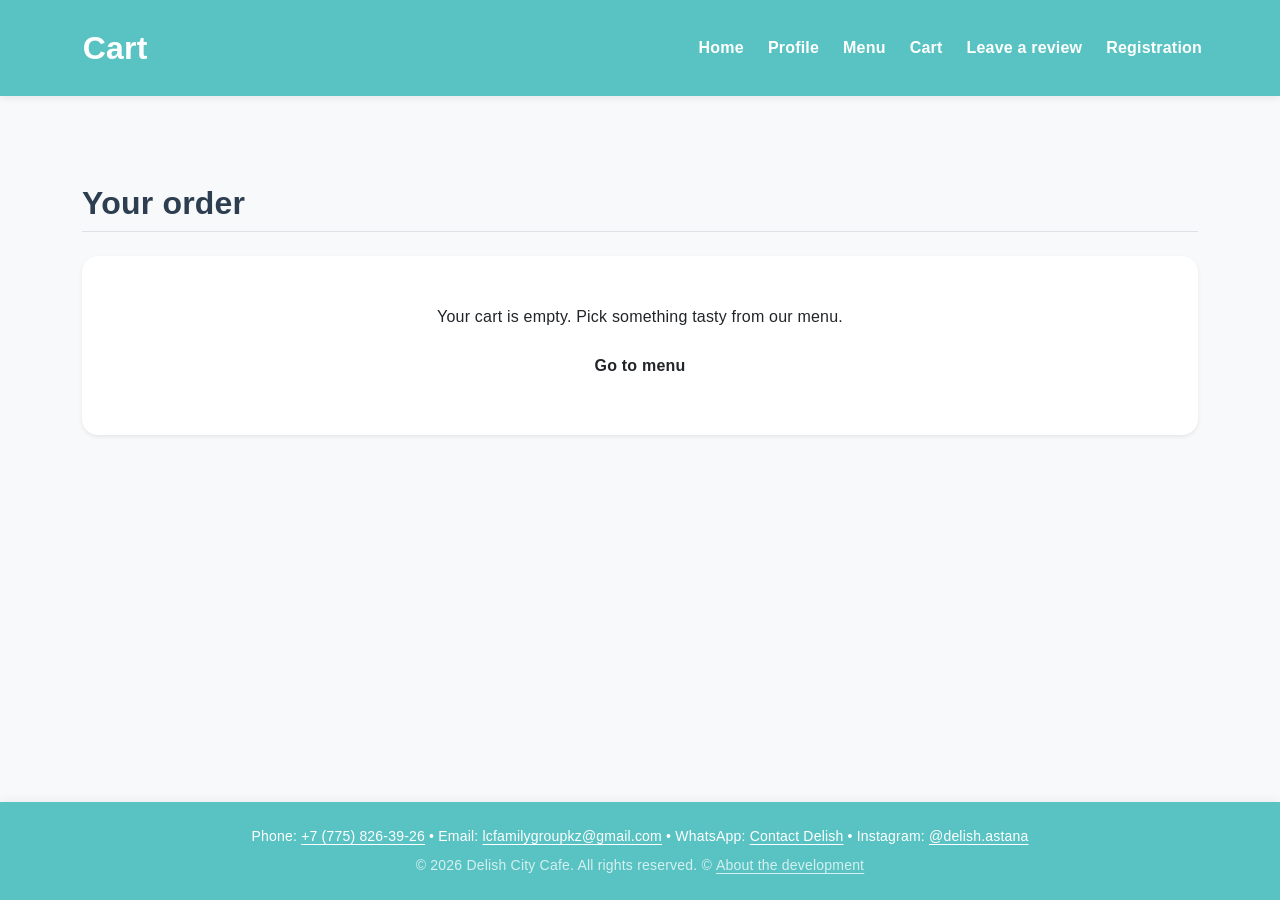
<file: cart.html>
<!DOCTYPE html>
<html lang="en">
    <head>
        <meta charset="UTF-8">
        <meta name="viewport" content="width=device-width, initial-scale=1.0">
        <meta name="description" content="Delish City Cafe: review the dishes in your cart, choose how you want to receive your order and place it.">
        <meta name="author" content="Dias Nazarov">
        <title>Delish - Cart</title>
        <link rel="icon" type="image/png" href="images/Delish_logo.png">
        <link href="https://cdn.jsdelivr.net/npm/bootstrap@5.3.3/dist/css/bootstrap.min.css" rel="stylesheet" integrity="sha384-QWTKZyjpPEjISv5WaRU9OFeRpok6YctnYmDr5pNlyT2bRjXh0JMhjY6hW+ALEwIH" crossorigin="anonymous">
        <link rel="stylesheet" href="css/style.css">
        <link rel="stylesheet" href="css/Dias_Nazarov.css">
    </head>
    <body class="d-flex flex-column min-vh-100 bg-light">
        <header class="custom-header">
            <nav class="navbar navbar-expand-md navbar-dark w-100 container">
                <div class="container-fluid p-0">
                    <a class="navbar-brand h1 mb-0 fw-bold fs-2" href="cart.html">Cart</a>
                    <button class="navbar-toggler border-0" type="button" data-bs-toggle="collapse" data-bs-target="#navbarNav" aria-controls="navbarNav" aria-expanded="false" aria-label="Toggle navigation">
                        <span class="navbar-toggler-icon"></span>
                    </button>
                    <div class="collapse navbar-collapse justify-content-end" id="navbarNav">
                        <ul class="navbar-nav gap-2">
                            <li class="nav-item"><a class="nav-link text-white fw-semibold" href="index.html">Home</a></li>
                            <li class="nav-item"><a class="nav-link text-white fw-semibold" href="profile.html">Profile</a></li>
                            <li class="nav-item"><a class="nav-link text-white fw-semibold" href="menu.html">Menu</a></li>
                            <li class="nav-item"><a class="nav-link active fw-semibold" href="cart.html">Cart</a></li>
                            <li class="nav-item"><a class="nav-link text-white fw-semibold" href="feedback.html">Leave a review</a></li>
                            <li class="nav-item"><a class="nav-link text-white fw-semibold" href="registration.html">Registration</a></li>
                        </ul>
                    </div>
                </div>
            </nav>
        </header>
        <main class="container flex-grow-1 my-5">
            <section class="cart mb-5" id="cart-section">
                <h2 class="fw-bold mb-4 border-bottom pb-2">Your order</h2>

                <div id="cart-empty" class="card border-0 shadow-sm rounded-4 p-4 p-md-5 bg-white text-center">
                    <p class="mb-3">Your cart is empty. Pick something tasty from our menu.</p>
                    <div>
                        <a href="menu.html" id="empty-cart-menu-link" class="btn btn-custom-cart rounded-pill px-4 py-2 fw-semibold">Go to menu</a>
                    </div>
                </div>

                <div id="cart-content" class="card border-0 shadow-sm rounded-4 p-4 p-md-5 bg-white hidden">
                    <div class="table-responsive">
                        <table class="table align-middle mb-0" id="cart-table">
                            <caption class="visually-hidden">Dishes in your cart</caption>
                            <thead class="border-bottom">
                                <tr>
                                    <th scope="col" class="text-secondary fw-semibold">Dish</th>
                                    <th scope="col" class="text-secondary fw-semibold">Price</th>
                                    <th scope="col" class="text-secondary fw-semibold">Quantity</th>
                                    <th scope="col" class="text-secondary fw-semibold">Subtotal</th>
                                    <th scope="col"><span class="visually-hidden">Remove</span></th>
                                </tr>
                            </thead>
                            <tbody id="cart-items"></tbody>
                            <tfoot class="border-top">
                                <tr>
                                    <th scope="row" colspan="3" class="text-end">Total (<span id="cart-item-count">0</span> items):</th>
                                    <td colspan="2" class="fw-bold fs-5" id="cart-total">0 ₸</td>
                                </tr>
                            </tfoot>
                        </table>
                    </div>
                </div>
            </section>

            <section class="checkout mb-5 hidden" id="checkout-section">
                <h2 class="fw-bold mb-4 border-bottom pb-2">Place your order</h2>
                <div class="card border-0 shadow-sm rounded-4 p-4 p-md-5 bg-white">
                    <form action="cart.html" method="post" id="checkout-form">
                        <fieldset class="border-0 p-0 m-0">
                            <legend class="h5 fw-bold text-custom-primary mb-4">Your details</legend>
                            <div class="row g-3">
                                <div class="col-12 col-md-6 mb-3">
                                    <label for="order-name" class="form-label fw-semibold text-secondary">Your name:</label>
                                    <input type="text" class="form-control rounded-3" id="order-name" name="order_name" autocomplete="name" required>
                                </div>
                                <div class="col-12 col-md-6 mb-3">
                                    <label for="order-phone" class="form-label fw-semibold text-secondary">Phone number:</label>
                                    <input type="tel" class="form-control rounded-3" id="order-phone" name="order_phone" placeholder="+7 (700) 000-00-00" autocomplete="tel" required>
                                </div>
                                <div class="col-12 col-md-6 mb-3">
                                    <span class="form-label fw-semibold text-secondary d-block">How would you like to receive it?</span>
                                    <div class="form-check form-check-inline">
                                        <input class="form-check-input" type="radio" id="order-type-dinein" name="order_type" value="dine-in" checked>
                                        <label class="form-check-label" for="order-type-dinein">Dine in</label>
                                    </div>
                                    <div class="form-check form-check-inline">
                                        <input class="form-check-input" type="radio" id="order-type-takeaway" name="order_type" value="takeaway">
                                        <label class="form-check-label" for="order-type-takeaway">Takeaway</label>
                                    </div>
                                </div>
                                <div class="col-12 col-md-3 mb-3">
                                    <label for="order-time" class="form-label fw-semibold text-secondary">Time:</label>
                                    <input type="time" class="form-control rounded-3" id="order-time" name="order_time" min="07:00" max="22:00" required>
                                    <div class="form-text">Open 07:00-23:00 on weekdays, 07:00-22:00 on weekends.</div>
                                </div>
                                <div class="col-12 col-md-3 mb-3">
                                    <label for="order-payment" class="form-label fw-semibold text-secondary">Payment:</label>
                                    <select class="form-select rounded-3" id="order-payment" name="order_payment" required>
                                        <option value="">-- Choose --</option>
                                        <option value="cash">Cash at the cafe</option>
                                        <option value="card">Card at the cafe</option>
                                    </select>
                                </div>
                                <div class="col-12 mb-3">
                                    <label for="order-comment" class="form-label fw-semibold text-secondary">Comment (optional):</label>
                                    <textarea class="form-control rounded-3" id="order-comment" name="order_comment" rows="3" placeholder="Allergies, no onions, extra napkins..."></textarea>
                                </div>
                            </div>
                        </fieldset>

                        <p class="text-muted small mb-3" id="order-submit-note">When you press &laquo;Place order&raquo;, your order number and a summary of your order will appear below this form. You pay at the cafe &mdash; nothing is charged online.</p>

                        <div id="order-error" class="alert alert-danger hidden" role="alert"></div>

                        <div class="d-flex flex-wrap gap-3">
                            <button type="submit" id="place-order-btn" class="btn btn-custom-cart fw-semibold rounded-pill px-4 py-2">Place order</button>
                            <button type="button" id="clear-cart-btn" class="btn btn-outline-secondary fw-semibold rounded-pill px-4 py-2">Clear cart</button>
                            <a href="menu.html" id="add-more-link" class="btn btn-outline-secondary fw-semibold rounded-pill px-4 py-2">Add more dishes</a>
                        </div>
                    </form>
                </div>
            </section>

            <section class="order-confirmation card border-0 shadow-sm rounded-4 p-4 p-md-5 bg-white border-start border-4 border-success hidden" id="order-confirmation" aria-live="polite">
                <h2 class="fw-bold text-success mb-3">Thank you, <span id="confirm-name"></span>!</h2>
                <p class="lead">Your order <strong id="confirm-number"></strong> has been placed.</p>
                <dl class="row mb-3">
                    <dt class="col-5 col-sm-3 text-secondary fw-semibold">Receive</dt>
                    <dd class="col-7 col-sm-9" id="confirm-type"></dd>
                    <dt class="col-5 col-sm-3 text-secondary fw-semibold">Time</dt>
                    <dd class="col-7 col-sm-9" id="confirm-time"></dd>
                    <dt class="col-5 col-sm-3 text-secondary fw-semibold">Payment</dt>
                    <dd class="col-7 col-sm-9" id="confirm-payment"></dd>
                </dl>
                <ul class="list-unstyled border-top border-bottom py-3 mb-3" id="confirm-items"></ul>
                <p class="fw-bold fs-5 mb-4">Total: <span id="confirm-total"></span></p>
                <div class="d-flex flex-wrap gap-3">
                    <a href="menu.html" id="new-order-link" class="btn btn-custom-cart fw-semibold rounded-pill px-4 py-2">Order something else</a>
                    <a href="feedback.html" id="leave-review-link" class="btn btn-outline-secondary fw-semibold rounded-pill px-4 py-2">Leave a review</a>
                </div>
            </section>
        </main>
        <footer class="custom-footer text-white py-4 mt-auto text-center">
            <div class="container d-flex flex-column align-items-center gap-2">
                <p class="mb-0 small">
                    Phone: <a href="tel:+77758263926" class="text-white text-decoration-underline">+7 (775) 826-39-26</a> &bull;
                    Email: <a href="mailto:lcfamilygroupkz@gmail.com" class="text-white text-decoration-underline">lcfamilygroupkz@gmail.com</a> &bull;
                    WhatsApp: <a href="https://wa.me/77758263926" target="_blank" rel="noopener" class="text-white text-decoration-underline">Contact Delish</a> &bull;
                    Instagram: <a href="https://www.instagram.com/delish.astana" target="_blank" rel="noopener" class="text-white text-decoration-underline">@delish.astana</a>
                </p>
                <p class="mb-0 small opacity-75">&copy; 2026 Delish City Cafe. All rights reserved. &copy; <a href="colophon.html" class="text-white text-decoration-underline">About the development</a></p>
            </div>
        </footer>
        <script src="https://cdn.jsdelivr.net/npm/bootstrap@5.3.3/dist/js/bootstrap.bundle.min.js" integrity="sha384-YvpcrYf0tY3lHB60NNkmXc5s9fDVZLESaAA55NDzOxhy9GkcIdslK1eN7N6jIeHz" crossorigin="anonymous"></script>
        <script src="js/cart.js" defer></script>
        <script src="js/cart-badge.js"></script>
    </body>
</html>
</file>
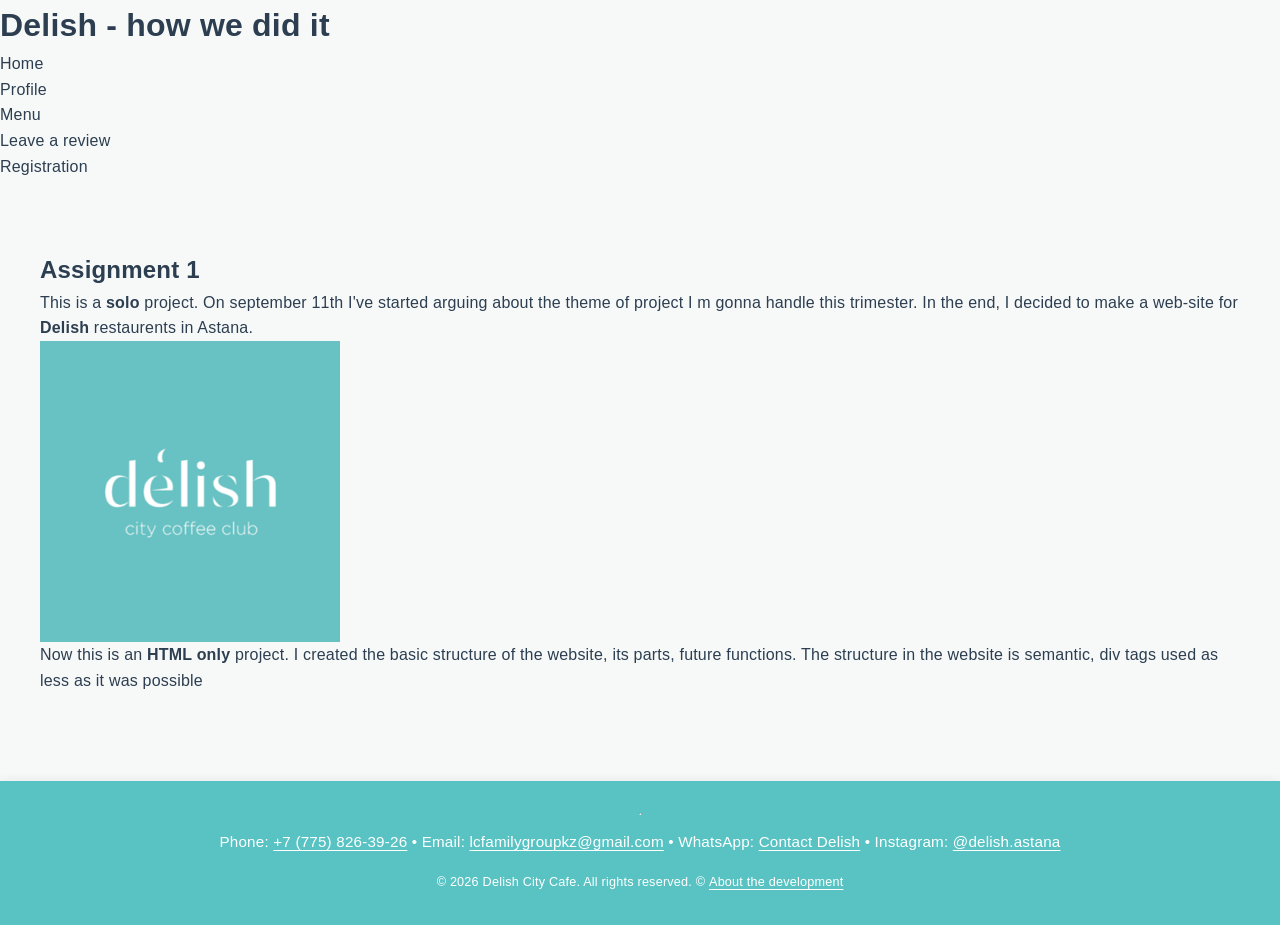
<file: colophon.html>
<!DOCTYPE html>
<html>
    <head>
        <title>The development of the project</title>
        <link rel="icon" type="image/png" href="images/Delish_logo.png">
        <link rel="stylesheet" href="css/style.css">
        <meta charset="UTF-8">
        <meta name="author" content="Dias">
        <meta name="description" content="Here you can get in touch with the ways and methods author used to create the website">
    </head>

    <body>
        <h1>Delish - how we did it</h1>
        <nav>
                <ul>
                    <li><a href="index.html">Home</a></li>
                    <li><a href="profile.html">Profile</ali>
                    <li><a href="menu.html">Menu</a></li>
                    <li><a href="feedback.html">Leave a review</a></li>
                    <li><a href="registration.html">Registration</a></li>
                </ul>
            </nav>

            <main>
                <section class="info">
                    <h2>Assignment 1</h2>
                    <p>This is a <strong>solo</strong> project. On september 11th I've started arguing about the theme of project I m gonna handle this trimester. In the end, I decided to make a web-site for <strong>Delish</strong> restaurents in Astana.</p>
                    <img src="images/Delish_logo.png" width="300" alt="">
                    <p>Now this is an <strong>HTML only </strong>project. I created the basic structure of the website, its parts, future functions. The structure in the website is semantic, div tags used as less as it was possible</p>
                
                </section>
            </main>

        
            <footer>
            <hr>
            <p>
                Phone: <a href="tel:+77758263926">+7 (775) 826-39-26</a> &bull;
                Email: <a href="mailto:lcfamilygroupkz@gmail.com">lcfamilygroupkz@gmail.com</a> &bull;
                WhatsApp: <a href="https://wa.me/77758263926" target="_blank" rel="noopener">Contact Delish</a> &bull;
                Instagram: <a href="https://www.instagram.com/delish.astana" target="_blank" rel="noopener">@delish.astana</a>
            </p>
            <p><small>&copy; 2026 Delish City Cafe. All rights reserved. &copy; <a href="colophon.html">About the development</a></small></p>
        </footer>
    </body>
</html>
</file>
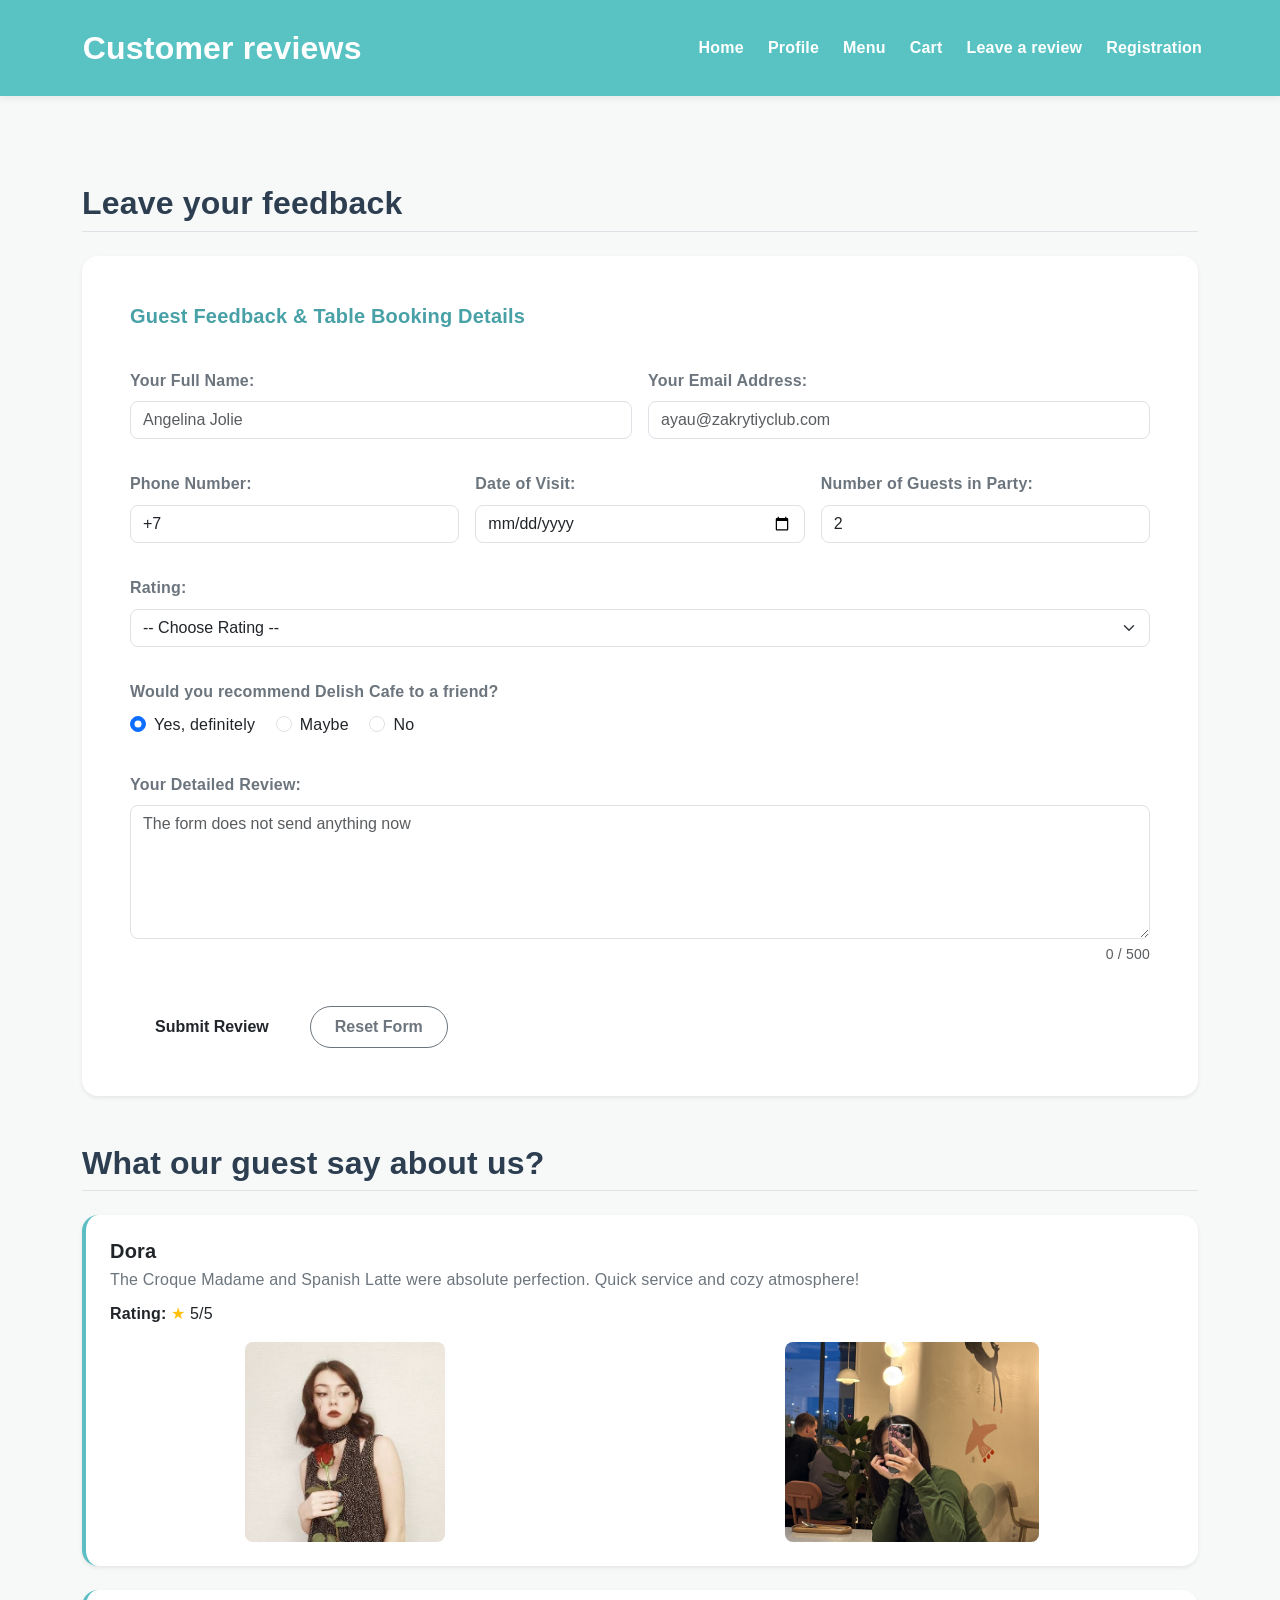
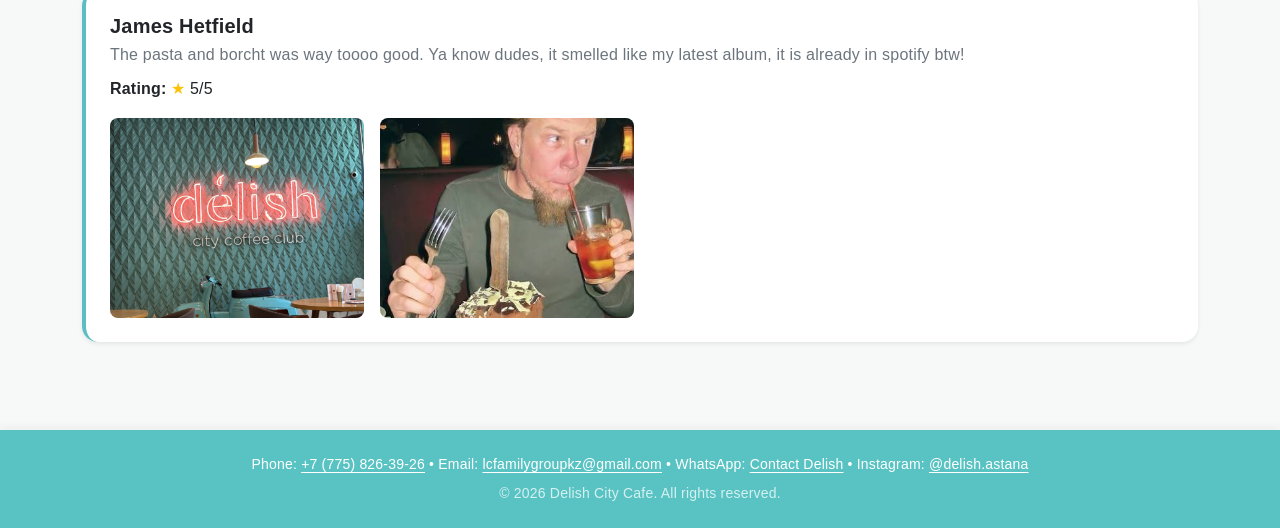
<file: feedback.html>
<!DOCTYPE html>
<html lang="en">
    <head>
        <meta charset="UTF-8">
        <meta name="author" content="Dias Nazarov">
        <meta name="viewport" content="width=device-width, initial-scale=1.0">
        <meta name="description" content="Delish City Cafe: signature dishes, all-day breakfasts, natural desserts, and specialty coffee. Here you can leave a review 'bout your visit">
        <title>Delish - Reviews</title>
        <link rel="icon" type="image/png" href="images/Delish_logo.png">
        <link href="https://cdn.jsdelivr.net/npm/bootstrap@5.3.3/dist/css/bootstrap.min.css" rel="stylesheet" integrity="sha384-QWTKZyjpPEjISv5WaRU9OFeRpok6YctnYmDr5pNlyT2bRjXh0JMhjY6hW+ALEwIH" crossorigin="anonymous">
        
        <link rel="stylesheet" href="css/style.css">
        <link rel="stylesheet" href="css/Dias_Nazarov.css">
    </head>
    
    <body>
        <header class="custom-header">
            <nav class="navbar navbar-expand-md navbar-dark w-100 container">
                <div class="container-fluid p-0">
                    <a class="navbar-brand h1 mb-0 fw-bold fs-2" href="feedback.html">Customer reviews</a>
                    <button class="navbar-toggler border-0" type="button" data-bs-toggle="collapse" data-bs-target="#navbarNav" aria-controls="navbarNav" aria-expanded="false" aria-label="Toggle navigation">
                        <span class="navbar-toggler-icon"></span>
                    </button>
                    <div class="collapse navbar-collapse justify-content-end" id="navbarNav">
                        <ul class="navbar-nav gap-2">
                            <li class="nav-item"><a class="nav-link text-white fw-semibold" href="index.html">Home</a></li>
                            <li class="nav-item"><a class="nav-link text-white fw-semibold" href="profile.html">Profile</a></li>
                            <li class="nav-item"><a class="nav-link text-white fw-semibold" href="menu.html">Menu</a></li>
                            <li class="nav-item"><a class="nav-link active fw-semibold" href="cart.html">Cart</a></li>
                            <li class="nav-item"><a class="nav-link active fw-semibold" href="feedback.html">Leave a review</a></li>
                            <li class="nav-item"><a class="nav-link text-white fw-semibold" href="registration.html">Registration</a></li>
                        </ul>
                    </div>
                </div>
            </nav>
        </header>

        <main class="container my-5">
            <section class="review mb-5">
                <h2 class="fw-bold mb-4 border-bottom pb-2">Leave your feedback</h2> 
                
                <div class="card border-0 shadow-sm rounded-4 p-4 p-md-5 bg-white">
                    <form action="#" method="post">
                        <fieldset class="border-0 p-0 m-0">
                            <legend class="h5 fw-bold text-custom-primary mb-4">Guest Feedback &amp; Table Booking Details</legend>
                            
                            <div class="row g-3">
                                <div class="col-12 col-md-6 mb-3">
                                    <label for="guest_name" class="form-label fw-semibold text-secondary">Your Full Name:</label>
                                    <input type="text" class="form-control rounded-3" id="guest_name" name="guest_name" placeholder="Angelina Jolie" required>
                                </div>
                                
                                <div class="col-12 col-md-6 mb-3">
                                    <label for="guest_email" class="form-label fw-semibold text-secondary">Your Email Address:</label>
                                    <input type="email" class="form-control rounded-3" id="guest_email" name="guest_email" placeholder="ayau@zakrytiyclub.com" required>
                                </div>

                                <div class="col-12 col-md-4 mb-3">
                                    <label for="guest_phone" class="form-label fw-semibold text-secondary">Phone Number:</label>
                                    <input type="tel" class="form-control rounded-3" id="guest_phone" name="guest_phone" placeholder="+7 (700) 000-00-00" required>
                                </div>

                                <div class="col-12 col-md-4 mb-3">
                                    <label for="visit_date" class="form-label fw-semibold text-secondary">Date of Visit:</label>
                                    <input type="date" class="form-control rounded-3" id="visit_date" name="visit_date" required>
                                </div>

                                <div class="col-12 col-md-4 mb-3">
                                    <label for="party_size" class="form-label fw-semibold text-secondary">Number of Guests in Party:</label>
                                    <input type="number" class="form-control rounded-3" id="party_size" name="party_size" min="1" max="20" value="2" required>
                                </div>

                                <div class="col-12 mb-3">
                                    <label for="rating" class="form-label fw-semibold text-secondary">Rating:</label>
                                    <select class="form-select rounded-3" id="rating" name="rating" required>
                                        <option value="">-- Choose Rating --</option>
                                        <option value="5">5 - Excellent</option>
                                        <option value="4">4 - Very Good</option>
                                        <option value="3">3 - Average</option>
                                        <option value="2">2 - Poor</option>
                                        <option value="1">1 - Terrible</option>
                                    </select>
                                </div>

                                <div class="col-12 mb-3">
                                    <label class="form-label fw-semibold text-secondary d-block">Would you recommend Delish Cafe to a friend?</label>
                                    <div class="form-check form-check-inline">
                                        <input class="form-check-input" type="radio" id="recommend_yes" name="recommend" value="yes" checked>
                                        <label class="form-check-label" for="recommend_yes">Yes, definitely</label>
                                    </div>
                                    <div class="form-check form-check-inline">
                                        <input class="form-check-input" type="radio" id="recommend_maybe" name="recommend" value="maybe">
                                        <label class="form-check-label" for="recommend_maybe">Maybe</label>
                                    </div>
                                    <div class="form-check form-check-inline">
                                        <input class="form-check-input" type="radio" id="recommend_no" name="recommend" value="no">
                                        <label class="form-check-label" for="recommend_no">No</label>
                                    </div>
                                </div>

                                <div class="col-12 mb-4">
                                    <label for="review_text" class="form-label fw-semibold text-secondary">Your Detailed Review:</label>
                                    <textarea class="form-control rounded-3" id="review_text" name="review_text" rows="5" placeholder="The form does not send anything now" required></textarea>
                                </div>

                                <div class="col-12 d-flex gap-3">
                                    <button type="submit" class="btn btn-custom-cart fw-semibold rounded-pill px-4 py-2">Submit Review</button>
                                    <button type="reset" class="btn btn-outline-secondary fw-semibold rounded-pill px-4 py-2">Reset Form</button>
                                </div>
                            </div>
                        </fieldset>
                    </form>
                </div>
            </section>
            <section class="recent-reviews">
                <h2 class="fw-bold mb-4 border-bottom pb-2">What our guest say about us?</h2>             
                
                <div class="d-flex flex-column gap-4">
                    <article class="card border-0 shadow-sm rounded-4 p-4 bg-white border-start border-4 border-custom-accent">
                        <h3 class="h5 fw-bold text-dark mb-1">Dora</h3>
                        <p class="text-secondary mb-2">The Croque Madame and Spanish Latte were absolute perfection. Quick service and cozy atmosphere!</p>
                        <p class="mb-3"><strong>Rating: </strong><span class="text-warning">★</span> 5/5</p>
                        
                        <div class="row g-3">
                            <div class="col-6 col-sm-4 col-md-3 mx-auto d-block">
                                <img src="images/images.jpg" class="img-fluid rounded-3 object-fit-cover w-10" style="height: 200px;" alt="Review photo 1">
                            </div>
                            <div class="col-6 col-sm-4 col-md-3 mx-auto d-block">
                                <img src="images/gorgeous_woman-in-the-mirror.png" class="img-fluid rounded-3 object-fit-cover w-100" style="height: 200px;" alt="Review photo 2">
                            </div>
                        </div>
                    </article>
                    <article class="card border-0 shadow-sm rounded-4 p-4 bg-white border-start border-4 border-custom-accent">
                        <h3 class="h5 fw-bold text-dark mb-1">James Hetfield</h3>
                        <p class="text-secondary mb-2">The pasta and borcht was way toooo good. Ya know dudes, it smelled like my latest album, it is already in spotify btw!</p>
                        <p class="mb-3"><strong>Rating: </strong><span class="text-warning">★</span> 5/5</p>
                        
                        <div class="row g-3">
                            <div class="col-6 col-sm-4 col-md-3">
                                <img src="images/review_2.png" class="img-fluid rounded-3 object-fit-cover w-100" style="height: 200px;" alt="Review photo 1">
                            </div>
                            <div class="col-6 col-sm-4 col-md-3">
                                <img src="images/James Hetfield.jpg" class="img-fluid rounded-3 object-fit-cover w-100" style="height: 200px;" alt="James Hetfield">
                            </div>
                        </div>
                    </article>
                </div>
            </section>
        </main>

        <footer class="custom-footer text-white py-4 mt-5 text-center">
            <div class="container d-flex flex-column align-items-center gap-2">
                <p class="mb-0 small">
                    Phone: <a href="tel:+77758263926" class="text-white text-decoration-underline">+7 (775) 826-39-26</a> &bull;
                    Email: <a href="mailto:lcfamilygroupkz@gmail.com" class="text-white text-decoration-underline">lcfamilygroupkz@gmail.com</a> &bull;
                    WhatsApp: <a href="https://wa.me/77758263926" target="_blank" rel="noopener" class="text-white text-decoration-underline">Contact Delish</a> &bull;
                    Instagram: <a href="https://www.instagram.com/delish.astana" target="_blank" rel="noopener" class="text-white text-decoration-underline">@delish.astana</a>
                </p>
                <p class="mb-0 small opacity-75">&copy; 2026 Delish City Cafe. All rights reserved.</p>
            </div>
        </footer>
        <script src="js/feedback.js"></script>
        <script src="js/cart-badge.js"></script>
        <script src="https://cdn.jsdelivr.net/npm/bootstrap@5.3.3/dist/js/bootstrap.bundle.min.js" integrity="sha384-YvpcrYf0tY3lHB60NNkmXc5s9fDVZLESaAA55NDzOxhy9GkcIdslK1eN7N6jIeHz" crossorigin="anonymous"></script>
    </body>
</html>
</file>
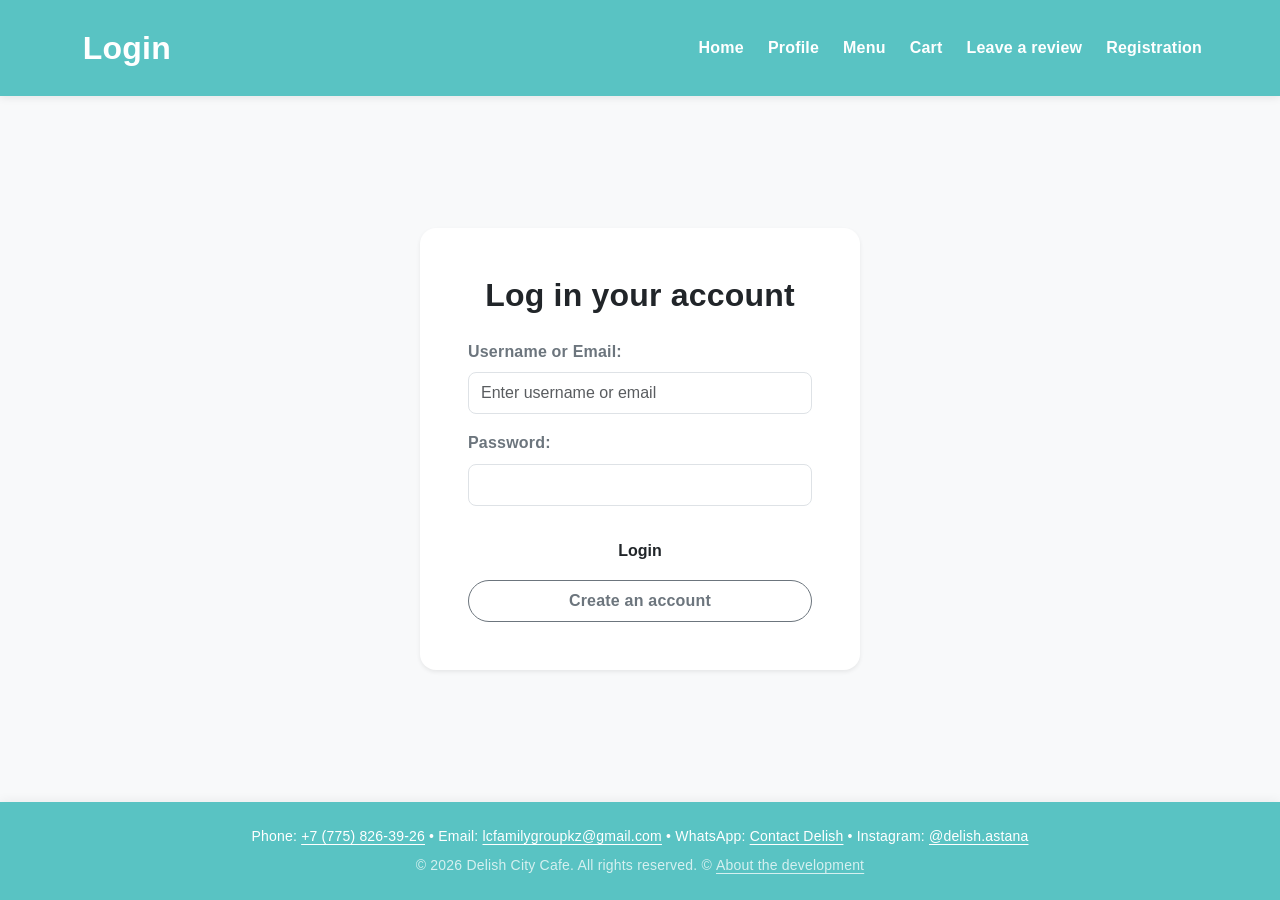
<file: login.html>
<!DOCTYPE html>
<html lang="en">
    <head>
        <meta charset="UTF-8">
        <meta name="viewport" content="width=device-width, initial-scale=1.0">
        <meta name="description" content="Delish City Cafe: signature dishes, all-day breakfasts, natural desserts, and specialty coffee. Enjoy a cozy atmosphere and friendly service!">
        <meta name="author" content="Dias Nazarov">
        <title>Delish - Login</title>
        <link rel="icon" type="image/png" href="images/Delish_logo.png">
        <link href="https://cdn.jsdelivr.net/npm/bootstrap@5.3.3/dist/css/bootstrap.min.css" rel="stylesheet" integrity="sha384-QWTKZyjpPEjISv5WaRU9OFeRpok6YctnYmDr5pNlyT2bRjXh0JMhjY6hW+ALEwIH" crossorigin="anonymous">       
        <link rel="stylesheet" href="css/style.css">
        <link rel="stylesheet" href="css/Dias_Nazarov.css">
    </head>
    
    <body class="d-flex flex-column min-vh-100 bg-light">

        <header class="custom-header">
            <nav class="navbar navbar-expand-md navbar-dark w-100 container">
                <div class="container-fluid p-0">
                    <a class="navbar-brand h1 mb-0 fw-bold fs-2" href="login.html">Login</a>
                    <button class="navbar-toggler border-0" type="button" data-bs-toggle="collapse" data-bs-target="#navbarNav" aria-controls="navbarNav" aria-expanded="false" aria-label="Toggle navigation">
                        <span class="navbar-toggler-icon"></span>
                    </button>
                    <div class="collapse navbar-collapse justify-content-end" id="navbarNav">
                        <ul class="navbar-nav gap-2">
                            <li class="nav-item"><a class="nav-link text-white fw-semibold" href="index.html">Home</a></li>
                            <li class="nav-item"><a class="nav-link text-white fw-semibold" href="profile.html">Profile</a></li>
                            <li class="nav-item"><a class="nav-link text-white fw-semibold" href="menu.html">Menu</a></li>
                            <li class="nav-item"><a class="nav-link active fw-semibold" href="cart.html">Cart</a></li>
                            <li class="nav-item"><a class="nav-link text-white fw-semibold" href="feedback.html">Leave a review</a></li>
                            <li class="nav-item"><a class="nav-link text-white fw-semibold" href="registration.html">Registration</a></li>
                        </ul>
                    </div>
                </div>
            </nav>
        </header>
        <main class="container flex-grow-1 d-flex align-items-center justify-content-center my-5">
            <div class="card border-0 shadow-sm rounded-4 p-4 p-sm-5 bg-white w-100" style="max-width: 440px;">
                <h2 class="fw-bold text-center mb-4 text-dark">Log in your account</h2>
                
                <form id="loginForm" action="#" method="post" novalidate>
                    <div class="mb-3">
                        <label for="username" class="form-label fw-semibold text-secondary">Username or Email:</label>
                        <input type="text" class="form-control rounded-3 py-2" id="username" name="username" placeholder="Enter username or email" required>
                    </div>

                    <div class="mb-4">
                        <label for="password" class="form-label fw-semibold text-secondary">Password:</label>
                        <input type="password" class="form-control rounded-3 py-2" id="password" name="password" required>
                    </div>

                    <div class="d-flex flex-column gap-2 mt-4">
                        <button type="submit" class="btn btn-custom-cart w-100 fw-semibold rounded-pill py-2">Login</button>
                        <a href="registration.html" class="btn btn-outline-secondary w-100 fw-semibold rounded-pill py-2 text-decoration-none">Create an account</a>
                    </div>
                </form>
            </div>
        </main>
        <footer class="custom-footer text-white py-4 mt-auto text-center">
            <div class="container d-flex flex-column align-items-center gap-2">
                <p class="mb-0 small">
                    Phone: <a href="tel:+77758263926" class="text-white text-decoration-underline">+7 (775) 826-39-26</a> &bull;
                    Email: <a href="mailto:lcfamilygroupkz@gmail.com" class="text-white text-decoration-underline">lcfamilygroupkz@gmail.com</a> &bull;
                    WhatsApp: <a href="https://wa.me/77758263926" target="_blank" rel="noopener" class="text-white text-decoration-underline">Contact Delish</a> &bull;
                    Instagram: <a href="https://www.instagram.com/delish.astana" target="_blank" rel="noopener" class="text-white text-decoration-underline">@delish.astana</a>
                </p>
                <p class="mb-0 small opacity-75">&copy; 2026 Delish City Cafe. All rights reserved. &copy; <a href="colophon.html" class="text-white text-decoration-underline">About the development</a></p>
            </div>
        </footer>

        <script src="https://cdn.jsdelivr.net/npm/bootstrap@5.3.3/dist/js/bootstrap.bundle.min.js" ...></script>
        <script src="https://code.jquery.com/jquery-3.7.1.min.js"></script>
        <script src="js/auth.js"></script>
        <script src="js/cart-badge.js"></script>
    </body>
</html>
</file>
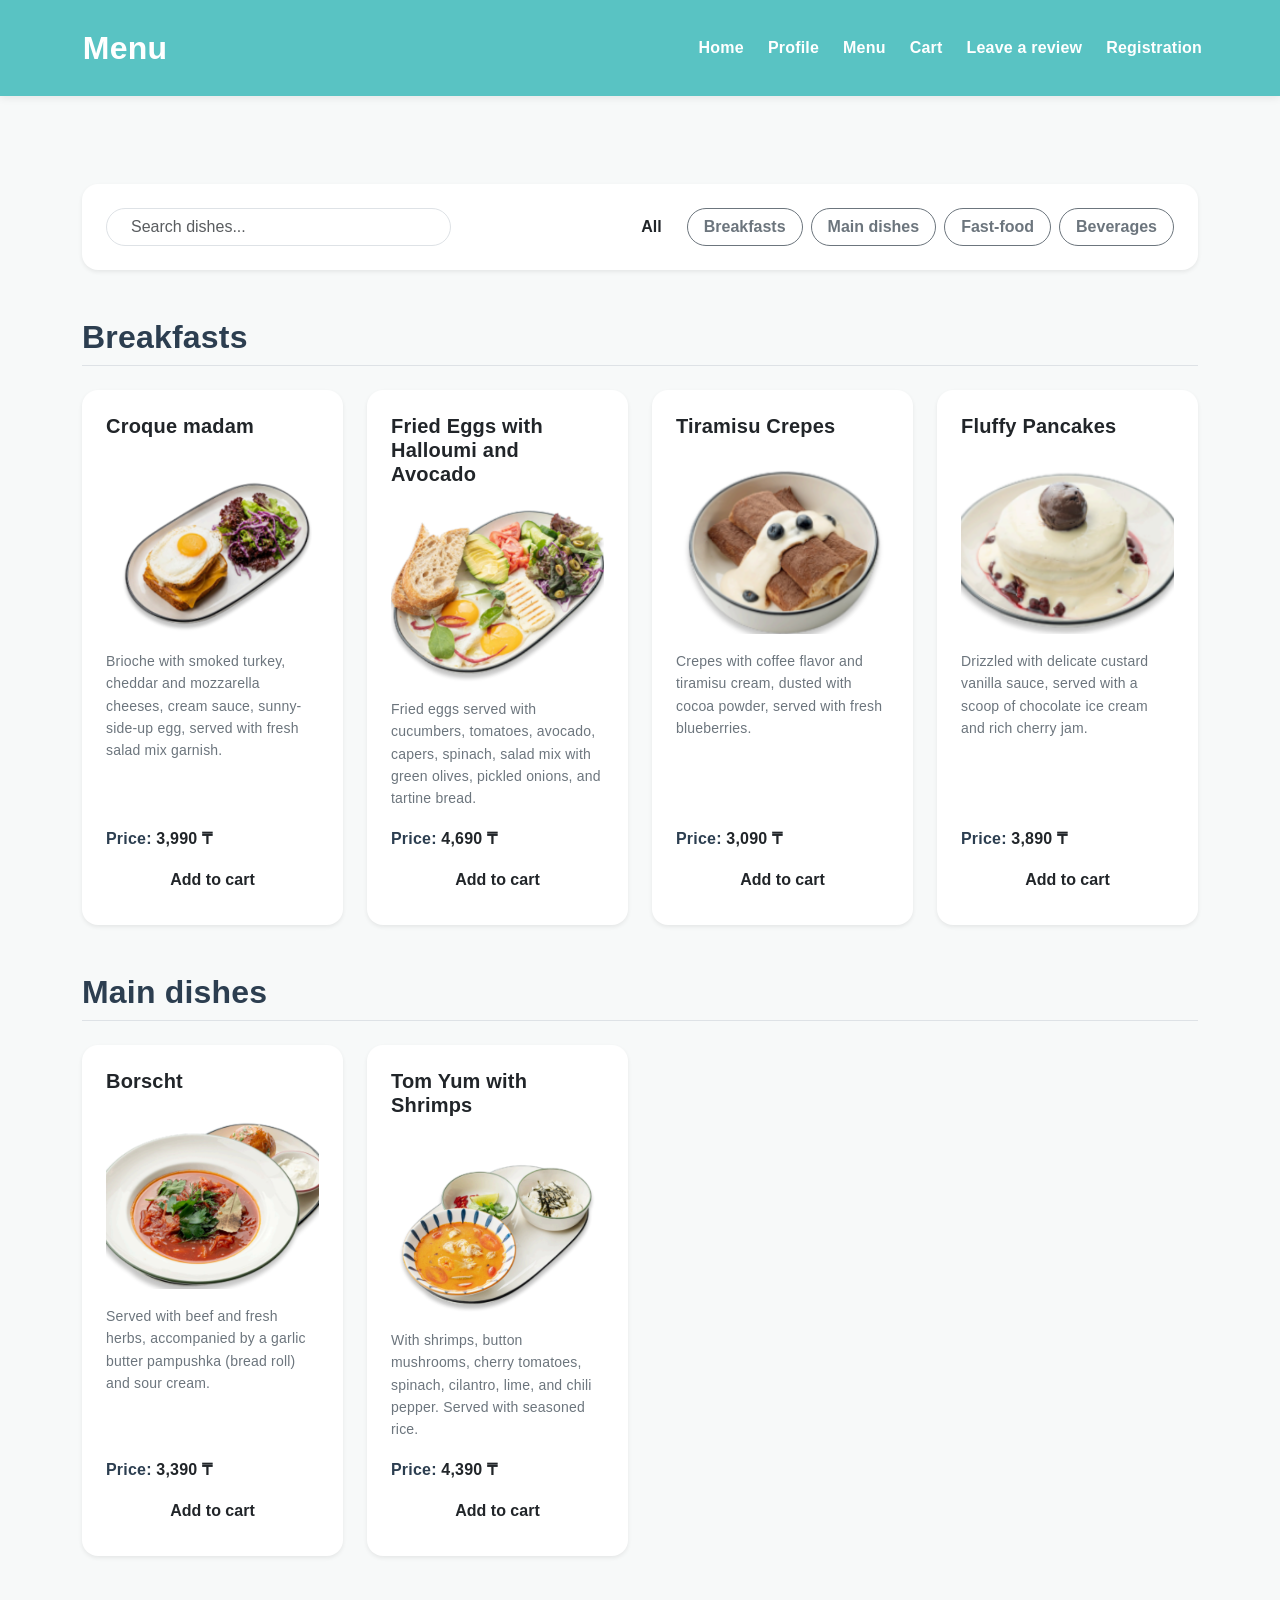
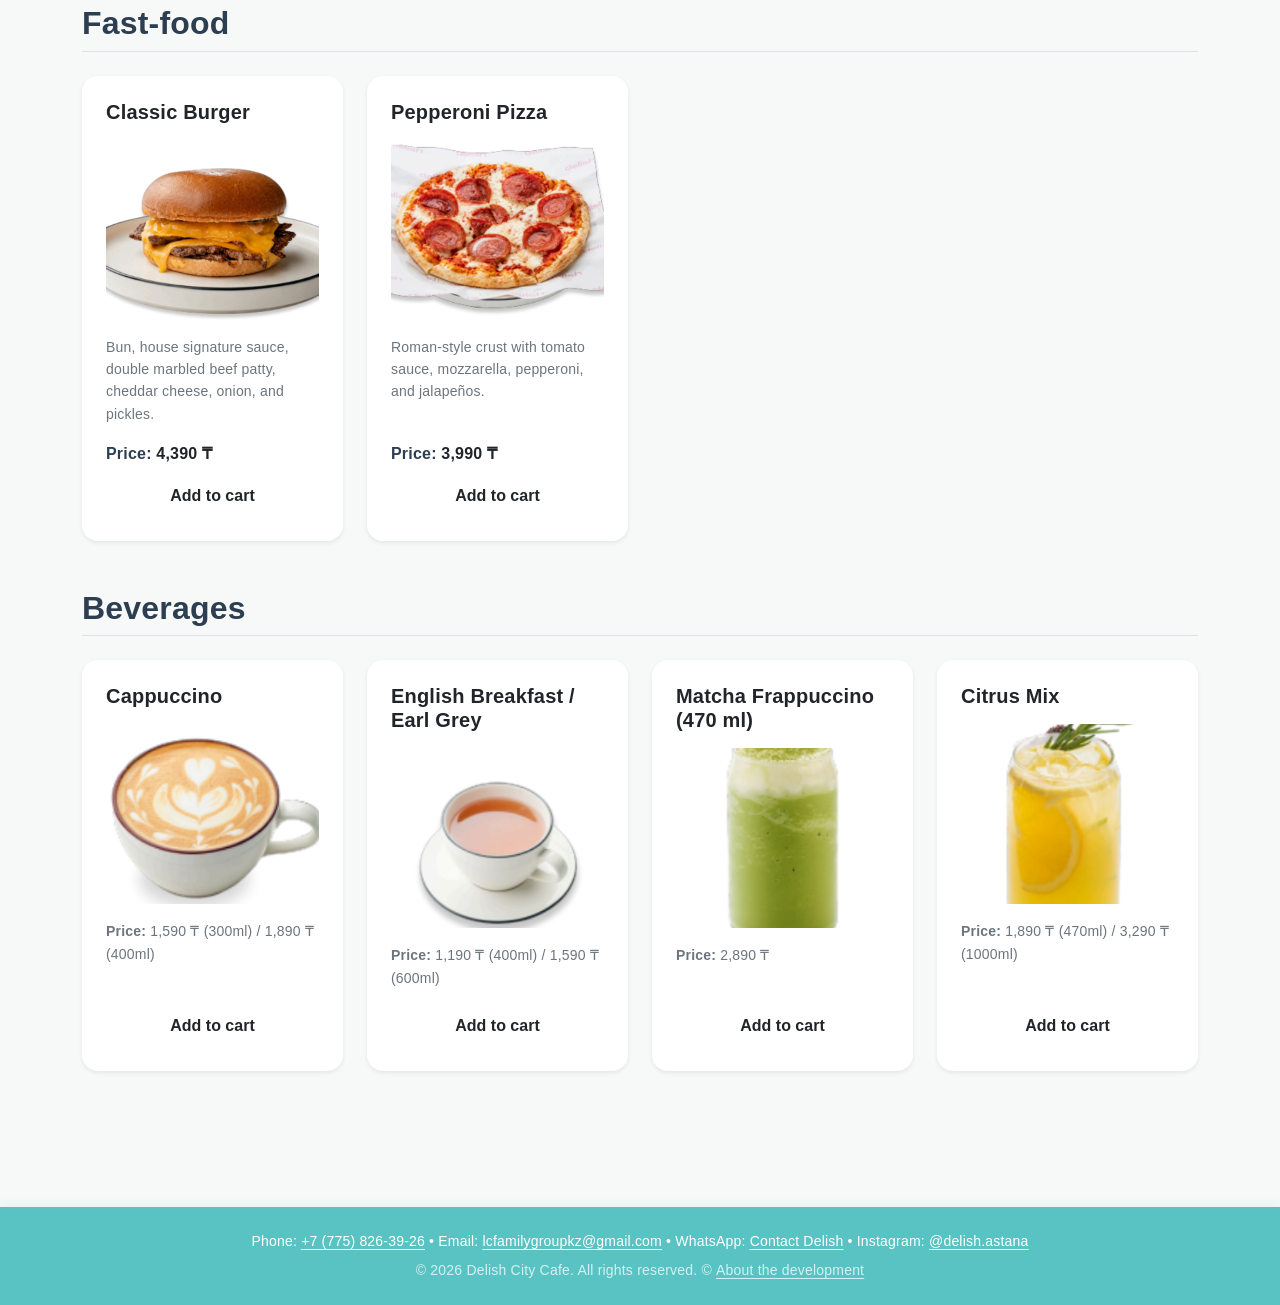
<file: Menu.html>
<!DOCTYPE html>
<html lang="en">
    <head>
        <meta charset="UTF-8">
        <meta name="viewport" content="width=device-width, initial-scale=1.0">
        <meta name="description" content="Delish City Cafe: signature dishes, all-day breakfasts, natural desserts, and specialty coffee. Take a look at the bunch of our menu!">
        <meta name="author" content="Dias Nazarov">
        <title>Delish - Menu</title>
        <link rel="icon" type="image/png" href="images/Delish_logo.png">
        <link href="https://cdn.jsdelivr.net/npm/bootstrap@5.3.3/dist/css/bootstrap.min.css" rel="stylesheet" integrity="sha384-QWTKZyjpPEjISv5WaRU9OFeRpok6YctnYmDr5pNlyT2bRjXh0JMhjY6hW+ALEwIH" crossorigin="anonymous">       
        <link rel="stylesheet" href="css/style.css">
        <link rel="stylesheet" href="css/Dias_Nazarov.css">
    </head>
    <body>
        <header class="custom-header">
            <nav class="navbar navbar-expand-md navbar-dark w-100 container">
                <div class="container-fluid p-0">
                    <a class="navbar-brand h1 mb-0 fw-bold fs-2" href="Menu.html">Menu</a>
                    <button class="navbar-toggler border-0" type="button" data-bs-toggle="collapse" data-bs-target="#navbarNav" aria-controls="navbarNav" aria-expanded="false" aria-label="Toggle navigation">
                        <span class="navbar-toggler-icon"></span>
                    </button>
                    <div class="collapse navbar-collapse justify-content-end" id="navbarNav">
                        <ul class="navbar-nav gap-2">
                            <li class="nav-item"><a class="nav-link text-white fw-semibold" href="index.html">Home</a></li>
                            <li class="nav-item"><a class="nav-link text-white fw-semibold" href="profile.html">Profile</a></li>
                            <li class="nav-item"><a class="nav-link active fw-semibold" href="menu.html">Menu</a></li>
                            <li class="nav-item"><a class="nav-link active fw-semibold" href="cart.html">Cart</a></li>
                            <li class="nav-item"><a class="nav-link text-white fw-semibold" href="feedback.html">Leave a review</a></li>
                            <li class="nav-item"><a class="nav-link text-white fw-semibold" href="registration.html">Registration</a></li>
                        </ul>
                    </div>
                </div>
            </nav>
        </header>       
        <main class="container my-5">
            <section class="breakfasts mb-5">
                <h2 class="fw-bold mb-4 border-bottom pb-2">Breakfasts</h2>
                <div class="row g-4">
                    <div class="col-12 col-sm-6 col-lg-3">
                        <article class="dish-card bg-white p-4 rounded-4 shadow-sm h-100 d-flex flex-column justify-content-between">
                            <div>
                                <h3 class="h5 fw-bold text-dark mb-3">Croque madam</h3>
                                <img src="images/croque_madam.png" class="img-fluid rounded-3 mb-3 w-100 object-fit-cover" style="height: 180px;" alt="Croque madam">
                                <p class="text-secondary small mb-3">Brioche with smoked turkey, cheddar and mozzarella cheeses, cream sauce, sunny-side-up egg, served with fresh salad mix garnish.</p>
                            </div>
                            <div>
                                <p class="fw-bold mb-2">Price: <span class="text-dark">3,990 ₸</span></p>
                                <div class="d-flex align-items-center gap-2 mb-3">
                                    <label for="qty-bf-1" class="form-label mb-0 small text-muted">Quantity:</label>
                                    <input type="number" id="qty-bf-1" name="quantity" class="form-control form-control-sm text-center" style="width: 70px;" min="1" max="20" value="1">
                                </div>
                                <button class="btn btn-custom-cart w-100 fw-semibold rounded-pill py-2" type="button">Add to cart</button>
                            </div>
                        </article>
                    </div>
                    <div class="col-12 col-sm-6 col-lg-3">
                        <article class="dish-card bg-white p-4 rounded-4 shadow-sm h-100 d-flex flex-column justify-content-between">
                            <div>
                                <h3 class="h5 fw-bold text-dark mb-3">Fried Eggs with Halloumi and Avocado</h3>
                                <img src="images/Avocado_petunia.png" class="img-fluid rounded-3 mb-3 w-100 object-fit-cover" style="height: 180px;" alt="Fried Eggs with Halloumi and Avocado">
                                <p class="text-secondary small mb-3">Fried eggs served with cucumbers, tomatoes, avocado, capers, spinach, salad mix with green olives, pickled onions, and tartine bread.</p>
                            </div>
                            <div>
                                <p class="fw-bold mb-2">Price: <span class="text-dark">4,690 ₸</span></p>
                                <div class="d-flex align-items-center gap-2 mb-3">
                                    <label for="qty-bf-2" class="form-label mb-0 small text-muted">Quantity:</label>
                                    <input type="number" id="qty-bf-2" name="quantity" class="form-control form-control-sm text-center" style="width: 70px;" min="1" max="20" value="1">
                                </div>
                                <button class="btn btn-custom-cart w-100 fw-semibold rounded-pill py-2" type="button">Add to cart</button>
                            </div>
                        </article>
                    </div>
                    <div class="col-12 col-sm-6 col-lg-3">
                        <article class="dish-card bg-white p-4 rounded-4 shadow-sm h-100 d-flex flex-column justify-content-between">
                            <div>
                                <h3 class="h5 fw-bold text-dark mb-3">Tiramisu Crepes</h3>
                                <img src="images/tiramisu_cripes.png" class="img-fluid rounded-3 mb-3 w-100 object-fit-cover" style="height: 180px;" alt="Tiramisu Crepes">
                                <p class="text-secondary small mb-3">Crepes with coffee flavor and tiramisu cream, dusted with cocoa powder, served with fresh blueberries.</p>
                            </div>
                            <div>
                                <p class="fw-bold mb-2">Price: <span class="text-dark">3,090 ₸</span></p>
                                <div class="d-flex align-items-center gap-2 mb-3">
                                    <label for="qty-bf-3" class="form-label mb-0 small text-muted">Quantity:</label>
                                    <input type="number" id="qty-bf-3" name="quantity" class="form-control form-control-sm text-center" style="width: 70px;" min="1" max="20" value="1">
                                </div>
                                <button class="btn btn-custom-cart w-100 fw-semibold rounded-pill py-2" type="button">Add to cart</button>
                            </div>
                        </article>
                    </div>
                    <div class="col-12 col-sm-6 col-lg-3">
                        <article class="dish-card bg-white p-4 rounded-4 shadow-sm h-100 d-flex flex-column justify-content-between">
                            <div>
                                <h3 class="h5 fw-bold text-dark mb-3">Fluffy Pancakes</h3>
                                <img src="images/fluffy_pancakes.png" class="img-fluid rounded-3 mb-3 w-100 object-fit-cover" style="height: 180px;" alt="Fluffy Pancakes">
                                <p class="text-secondary small mb-3">Drizzled with delicate custard vanilla sauce, served with a scoop of chocolate ice cream and rich cherry jam.</p>
                            </div>
                            <div>
                                <p class="fw-bold mb-2">Price: <span class="text-dark">3,890 ₸</span></p>
                                <div class="d-flex align-items-center gap-2 mb-3">
                                    <label for="qty-bf-4" class="form-label mb-0 small text-muted">Quantity:</label>
                                    <input type="number" id="qty-bf-4" name="quantity" class="form-control form-control-sm text-center" style="width: 70px;" min="1" max="20" value="1">
                                </div>
                                <button class="btn btn-custom-cart w-100 fw-semibold rounded-pill py-2" type="button">Add to cart</button>
                            </div>
                        </article>
                    </div>
                </div>
            </section>
            <section class="main-dishes mb-5">
                <h2 class="fw-bold mb-4 border-bottom pb-2">Main dishes</h2>               
                <div class="row g-4">
                    <div class="col-12 col-sm-6 col-lg-3">
                        <article class="dish-card bg-white p-4 rounded-4 shadow-sm h-100 d-flex flex-column justify-content-between">
                            <div>
                                <h3 class="h5 fw-bold text-dark mb-3">Borscht</h3>
                                <img src="images/borcht.png" class="img-fluid rounded-3 mb-3 w-100 object-fit-cover" style="height: 180px;" alt="Borscht">
                                <p class="text-secondary small mb-3">Served with beef and fresh herbs, accompanied by a garlic butter pampushka (bread roll) and sour cream.</p>
                            </div>
                            <div>
                                <p class="fw-bold mb-2">Price: <span class="text-dark">3,390 ₸</span></p>
                                <div class="d-flex align-items-center gap-2 mb-3">
                                    <label for="qty-main-1" class="form-label mb-0 small text-muted">Quantity:</label>
                                    <input type="number" id="qty-main-1" name="quantity" class="form-control form-control-sm text-center" style="width: 70px;" min="1" max="20" value="1">
                                </div>
                                <button class="btn btn-custom-cart w-100 fw-semibold rounded-pill py-2" type="button">Add to cart</button>
                            </div>
                        </article>
                    </div>
                    <div class="col-12 col-sm-6 col-lg-3">
                        <article class="dish-card bg-white p-4 rounded-4 shadow-sm h-100 d-flex flex-column justify-content-between">
                            <div>
                                <h3 class="h5 fw-bold text-dark mb-3">Tom Yum with Shrimps</h3>
                                <img src="images/tom_yum.png" class="img-fluid rounded-3 mb-3 w-100 object-fit-cover" style="height: 180px;" alt="Tom Yum with Shrimps">
                                <p class="text-secondary small mb-3">With shrimps, button mushrooms, cherry tomatoes, spinach, cilantro, lime, and chili pepper. Served with seasoned rice.</p>
                            </div>
                            <div>
                                <p class="fw-bold mb-2">Price: <span class="text-dark">4,390 ₸</span></p>
                                <div class="d-flex align-items-center gap-2 mb-3">
                                    <label for="qty-main-2" class="form-label mb-0 small text-muted">Quantity:</label>
                                    <input type="number" id="qty-main-2" name="quantity" class="form-control form-control-sm text-center" style="width: 70px;" min="1" max="20" value="1">
                                </div>
                                <button class="btn btn-custom-cart w-100 fw-semibold rounded-pill py-2" type="button">Add to cart</button>
                            </div>
                        </article>
                    </div>
                </div>
            </section>
            <section class="fast-food mb-5">
                <h2 class="fw-bold mb-4 border-bottom pb-2">Fast-food</h2>              
                <div class="row g-4">
                    <div class="col-12 col-sm-6 col-lg-3">
                        <article class="dish-card bg-white p-4 rounded-4 shadow-sm h-100 d-flex flex-column justify-content-between">
                            <div>
                                <h3 class="h5 fw-bold text-dark mb-3">Classic Burger</h3>
                                <img src="images/classic_burger.png" class="img-fluid rounded-3 mb-3 w-100 object-fit-cover" style="height: 180px;" alt="Classic Burger">
                                <p class="text-secondary small mb-3">Bun, house signature sauce, double marbled beef patty, cheddar cheese, onion, and pickles.</p>
                            </div>
                            <div>
                                <p class="fw-bold mb-2">Price: <span class="text-dark">4,390 ₸</span></p>
                                <div class="d-flex align-items-center gap-2 mb-3">
                                    <label for="qty-ff-1" class="form-label mb-0 small text-muted">Quantity:</label>
                                    <input type="number" id="qty-ff-1" name="quantity" class="form-control form-control-sm text-center" style="width: 70px;" min="1" max="20" value="1">
                                </div>
                                <button class="btn btn-custom-cart w-100 fw-semibold rounded-pill py-2" type="button">Add to cart</button>
                            </div>
                        </article>
                    </div>
                    <div class="col-12 col-sm-6 col-lg-3">
                        <article class="dish-card bg-white p-4 rounded-4 shadow-sm h-100 d-flex flex-column justify-content-between">
                            <div>
                                <h3 class="h5 fw-bold text-dark mb-3">Pepperoni Pizza</h3>
                                <img src="images/pepperoni.png" class="img-fluid rounded-3 mb-3 w-100 object-fit-cover" style="height: 180px;" alt="Pepperoni Pizza">
                                <p class="text-secondary small mb-3">Roman-style crust with tomato sauce, mozzarella, pepperoni, and jalapeños.</p>
                            </div>
                            <div>
                                <p class="fw-bold mb-2">Price: <span class="text-dark">3,990 ₸</span></p>
                                <div class="d-flex align-items-center gap-2 mb-3">
                                    <label for="qty-ff-2" class="form-label mb-0 small text-muted">Quantity:</label>
                                    <input type="number" id="qty-ff-2" name="quantity" class="form-control form-control-sm text-center" style="width: 70px;" min="1" max="20" value="1">
                                </div>
                                <button class="btn btn-custom-cart w-100 fw-semibold rounded-pill py-2" type="button">Add to cart</button>
                            </div>
                        </article>
                    </div>
                </div>
            </section>
            <section class="beverages mb-5">
                <h2 class="fw-bold mb-4 border-bottom pb-2">Beverages</h2>             
                <div class="row g-4">
                    <div class="col-12 col-sm-6 col-lg-3">
                        <article class="dish-card bg-white p-4 rounded-4 shadow-sm h-100 d-flex flex-column justify-content-between">
                            <div>
                                <h3 class="h5 fw-bold text-dark mb-3">Cappuccino</h3>
                                <img src="images/cappucino.png" class="img-fluid rounded-3 mb-3 w-100 object-fit-cover" style="height: 180px;" alt="Cappuccino">
                                <p class="text-secondary small mb-3"><strong>Price:</strong> 1,590 ₸ (300ml) / 1,890 ₸ (400ml)</p>
                            </div>
                            <div>
                                <div class="d-flex align-items-center gap-2 mb-3">
                                    <label for="qty-bev-1" class="form-label mb-0 small text-muted">Quantity:</label>
                                    <input type="number" id="qty-bev-1" name="quantity" class="form-control form-control-sm text-center" style="width: 70px;" min="1" max="20" value="1">
                                </div>
                                <button class="btn btn-custom-cart w-100 fw-semibold rounded-pill py-2" type="button">Add to cart</button>
                            </div>
                        </article>
                    </div>
                    <div class="col-12 col-sm-6 col-lg-3">
                        <article class="dish-card bg-white p-4 rounded-4 shadow-sm h-100 d-flex flex-column justify-content-between">
                            <div>
                                <h3 class="h5 fw-bold text-dark mb-3">English Breakfast / Earl Grey</h3>
                                <img src="images/english_tea.png" class="img-fluid rounded-3 mb-3 w-100 object-fit-cover" style="height: 180px;" alt="English Tea">
                                <p class="text-secondary small mb-3"><strong>Price:</strong> 1,190 ₸ (400ml) / 1,590 ₸ (600ml)</p>
                            </div>
                            <div>
                                <div class="d-flex align-items-center gap-2 mb-3">
                                    <label for="qty-bev-2" class="form-label mb-0 small text-muted">Quantity:</label>
                                    <input type="number" id="qty-bev-2" name="quantity" class="form-control form-control-sm text-center" style="width: 70px;" min="1" max="20" value="1">
                                </div>
                                <button class="btn btn-custom-cart w-100 fw-semibold rounded-pill py-2" type="button">Add to cart</button>
                            </div>
                        </article>
                    </div>
                    <div class="col-12 col-sm-6 col-lg-3">
                        <article class="dish-card bg-white p-4 rounded-4 shadow-sm h-100 d-flex flex-column justify-content-between">
                            <div>
                                <h3 class="h5 fw-bold text-dark mb-3">Matcha Frappuccino (470 ml)</h3>
                                <img src="images/matcha_frappuccino.png" class="img-fluid rounded-3 mb-3 w-100 object-fit-cover" style="height: 180px;" alt="Matcha Frappuccino">
                                <p class="text-secondary small mb-3"><strong>Price:</strong> 2,890 ₸</p>
                            </div>
                            <div>
                                <div class="d-flex align-items-center gap-2 mb-3">
                                    <label for="qty-bev-3" class="form-label mb-0 small text-muted">Quantity:</label>
                                    <input type="number" id="qty-bev-3" name="quantity" class="form-control form-control-sm text-center" style="width: 70px;" min="1" max="20" value="1">
                                </div>
                                <button class="btn btn-custom-cart w-100 fw-semibold rounded-pill py-2" type="button">Add to cart</button>
                            </div>
                        </article>
                    </div>
                    <div class="col-12 col-sm-6 col-lg-3">
                        <article class="dish-card bg-white p-4 rounded-4 shadow-sm h-100 d-flex flex-column justify-content-between">
                            <div>
                                <h3 class="h5 fw-bold text-dark mb-3">Citrus Mix</h3>
                                <img src="images/citrus_mix.png" class="img-fluid rounded-3 mb-3 w-100 object-fit-cover" style="height: 180px;" alt="Citrus Mix">
                                <p class="text-secondary small mb-3"><strong>Price:</strong> 1,890 ₸ (470ml) / 3,290 ₸ (1000ml)</p>
                            </div>
                            <div>
                                <div class="d-flex align-items-center gap-2 mb-3">
                                    <label for="qty-bev-4" class="form-label mb-0 small text-muted">Quantity:</label>
                                    <input type="number" id="qty-bev-4" name="quantity" class="form-control form-control-sm text-center" style="width: 70px;" min="1" max="20" value="1">
                                </div>
                                <button class="btn btn-custom-cart w-100 fw-semibold rounded-pill py-2" type="button">Add to cart</button>
                            </div>
                        </article>
                    </div>
                </div>
            </section>
        </main>
        <footer class="custom-footer text-white py-4 mt-5 text-center">
            <div class="container d-flex flex-column align-items-center gap-2">
                <p class="mb-0 small">
                    Phone: <a href="tel:+77758263926" class="text-white text-decoration-underline">+7 (775) 826-39-26</a> &bull;
                    Email: <a href="mailto:lcfamilygroupkz@gmail.com" class="text-white text-decoration-underline">lcfamilygroupkz@gmail.com</a> &bull;
                    WhatsApp: <a href="https://wa.me/77758263926" target="_blank" rel="noopener" class="text-white text-decoration-underline">Contact Delish</a> &bull;
                    Instagram: <a href="https://www.instagram.com/delish.astana" target="_blank" rel="noopener" class="text-white text-decoration-underline">@delish.astana</a>
                </p>
                <p class="mb-0 small opacity-75">&copy; 2026 Delish City Cafe. All rights reserved. &copy; <a href="colophon.html" class="text-white text-decoration-underline">About the development</a></p>
            </div>
        </footer>
        <script src="js/menu.js" defer></script>
        <script src="js/cart-badge.js"></script>
        <script src="https://cdn.jsdelivr.net/npm/bootstrap@5.3.3/dist/js/bootstrap.bundle.min.js" integrity="sha384-YvpcrYf0tY3lHB60NNkmXc5s9fDVZLESaAA55NDzOxhy9GkcIdslK1eN7N6jIeHz" crossorigin="anonymous"></script>
    </body>
</html>
</file>
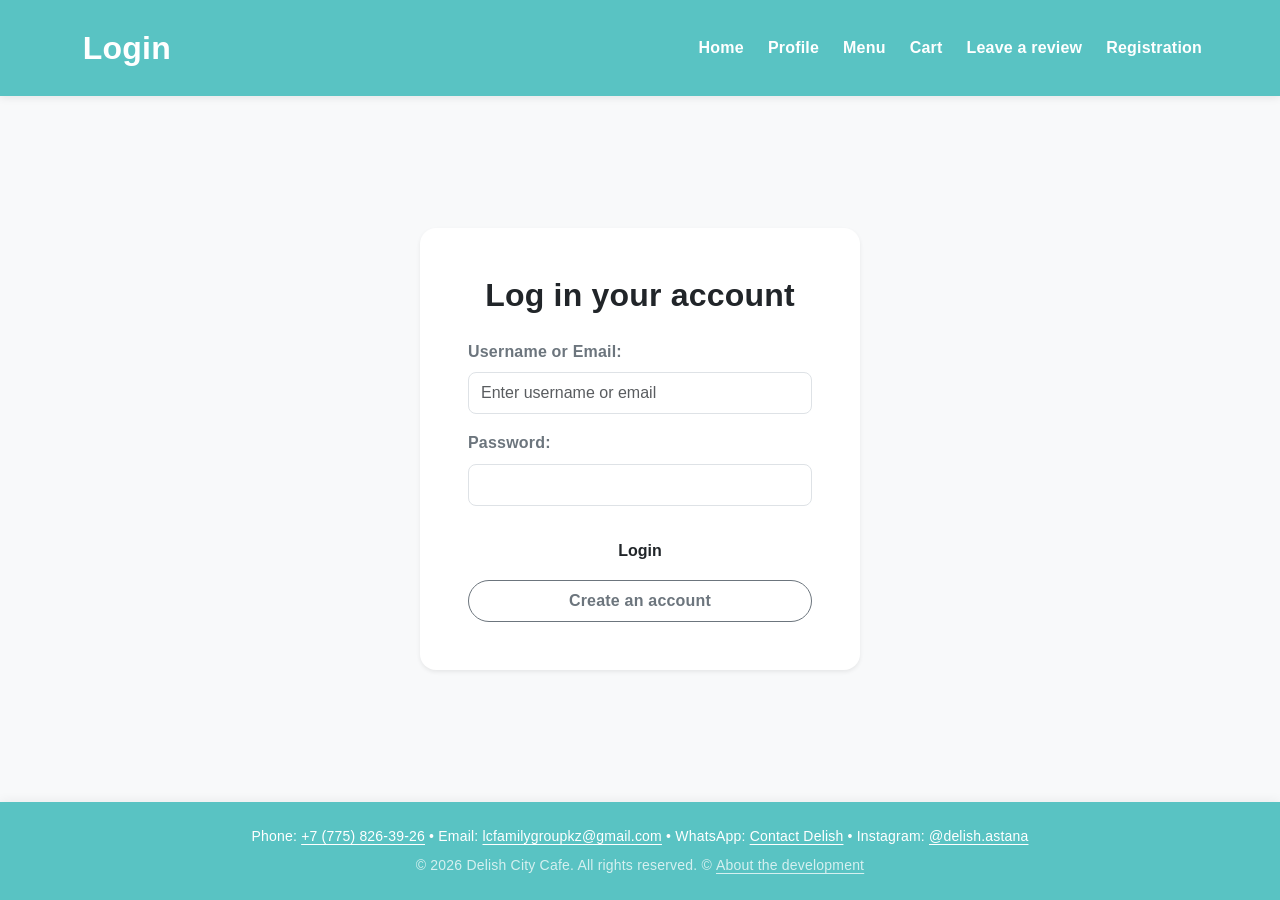
<file: profile.html>
<!DOCTYPE html>
<html lang="en">
    <head>
        <meta charset="UTF-8">
        <meta name="viewport" content="width=device-width, initial-scale=1.0">
        <meta name="description" content="Delish City Cafe: signature dishes, all-day breakfasts, natural desserts, and specialty coffee. Here you can view your profile details.">
        <meta name="author" content="Dias Nazarov">
        <title>Delish - Your Profile</title>
        <link rel="icon" type="image/png" href="images/Delish_logo.png">
        <link href="https://cdn.jsdelivr.net/npm/bootstrap@5.3.3/dist/css/bootstrap.min.css" rel="stylesheet" integrity="sha384-QWTKZyjpPEjISv5WaRU9OFeRpok6YctnYmDr5pNlyT2bRjXh0JMhjY6hW+ALEwIH" crossorigin="anonymous">
        <link rel="stylesheet" href="css/style.css">
        <link rel="stylesheet" href="css/Dias_Nazarov.css">
    </head>
    <body class="d-flex flex-column min-vh-100 bg-light">
        <header class="custom-header">
            <nav class="navbar navbar-expand-md navbar-dark w-100 container">
                <div class="container-fluid p-0">
                    <a class="navbar-brand h1 mb-0 fw-bold fs-2" href="profile.html">Your Profile</a>
                    <button class="navbar-toggler border-0" type="button" data-bs-toggle="collapse" data-bs-target="#navbarNav" aria-controls="navbarNav" aria-expanded="false" aria-label="Toggle navigation">
                        <span class="navbar-toggler-icon"></span>
                    </button>
                    <div class="collapse navbar-collapse justify-content-end" id="navbarNav">
                        <ul class="navbar-nav gap-2">
                            <li class="nav-item"><a class="nav-link text-white fw-semibold" href="index.html">Home</a></li>
                            <li class="nav-item"><a class="nav-link active fw-semibold" href="profile.html">Profile</a></li>
                            <li class="nav-item"><a class="nav-link text-white fw-semibold" href="menu.html">Menu</a></li>
                            <li class="nav-item"><a class="nav-link active fw-semibold" href="cart.html">Cart</a></li>
                            <li class="nav-item"><a class="nav-link text-white fw-semibold" href="feedback.html">Leave a review</a></li>
                            <li class="nav-item"><a class="nav-link text-white fw-semibold" href="registration.html">Registration</a></li>
                        </ul>
                    </div>
                </div>
            </nav>
        </header>
        <main class="container flex-grow-1 d-flex align-items-center justify-content-center my-5">
            <section class="card border-0 shadow-sm rounded-4 p-4 p-md-5 bg-white w-100" style="max-width: 650px;">
                <h2 class="h3 fw-bold border-bottom pb-3 mb-4" style="color: #5CBEC4;">Accounts details</h2>
                <div class="row align-items-start g-4">
                    <div class="col-12 col-sm-5 text-center text-sm-start">
                        <img id="profilePhoto" src="images/Dias_Nazarov.jpg" class="img-fluid rounded-4 shadow-sm object-fit-cover w-100" style="max-height: 280px;" alt="Profile photo">
                    </div>
                    <div class="col-12 col-sm-7 pt-2">
                        <dl class="row mb-0 gy-3">
                            <dt class="col-5 text-secondary fw-semibold">Name</dt>
                            <dd id="profileName" class="col-7 fw-bold text-dark mb-0 text-break">—</dd>

                            <dt class="col-5 text-secondary fw-semibold">Email</dt>
                            <dd id="profileEmail" class="col-7 fw-bold text-dark mb-0 text-break">—</dd>

                            <dt class="col-5 text-secondary fw-semibold">Member since:</dt>
                            <dd id="profileSince" class="col-7 fw-bold text-dark mb-0">—</dd>
                        </dl>
                        <button type="button" id="logoutBtn" class="btn btn-outline-secondary fw-semibold rounded-pill px-4 mt-4">Log out</button>
                    </div>
                </div>
            </section>
        </main>
        <footer class="custom-footer text-white py-4 mt-auto text-center">
            <div class="container d-flex flex-column align-items-center gap-2">
                <p class="mb-0 small">
                    Phone: <a href="tel:+77758263926" class="text-white text-decoration-underline">+7 (775) 826-39-26</a> &bull;
                    Email: <a href="mailto:lcfamilygroupkz@gmail.com" class="text-white text-decoration-underline">lcfamilygroupkz@gmail.com</a> &bull;
                    WhatsApp: <a href="https://wa.me/77758263926" target="_blank" rel="noopener" class="text-white text-decoration-underline">Contact Delish</a> &bull;
                    Instagram: <a href="https://www.instagram.com/delish.astana" target="_blank" rel="noopener" class="text-white text-decoration-underline">@delish.astana</a>
                </p>
                <p class="mb-0 small opacity-75">&copy; 2026 Delish City Cafe. All rights reserved. &copy; <a href="colophon.html" class="text-white text-decoration-underline">About the development</a></p>
            </div>
        </footer>
        <script src="https://cdn.jsdelivr.net/npm/bootstrap@5.3.3/dist/js/bootstrap.bundle.min.js" integrity="sha384-YvpcrYf0tY3lHB60NNkmXc5s9fDVZLESaAA55NDzOxhy9GkcIdslK1eN7N6jIeHz" crossorigin="anonymous"></script>
        <script src="https://code.jquery.com/jquery-3.7.1.min.js"></script>
        <script src="js/profile.js"></script>
        <script src="js/cart-badge.js"></script>
    </body>
</html>
</file>
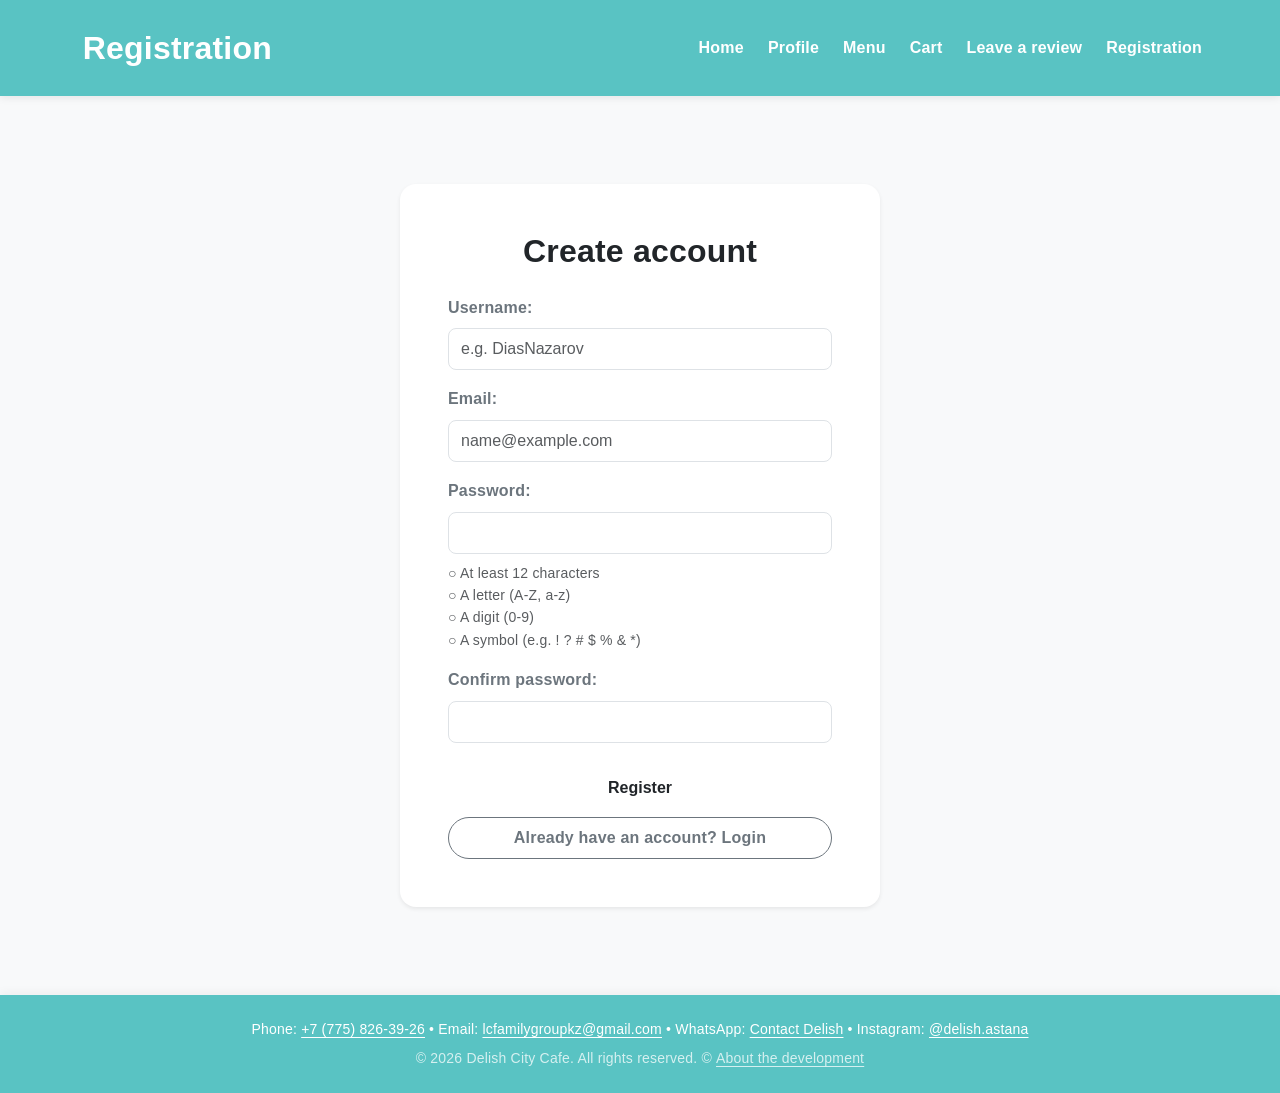
<file: registration.html>
<!DOCTYPE html>
<html lang="en">
    <head>
        <meta charset="UTF-8">
        <meta name="viewport" content="width=device-width, initial-scale=1.0">
        <meta name="description" content="Delish City Cafe: signature dishes, all-day breakfasts, natural desserts, and specialty coffee. Here you can create your own account">
        <meta name="author" content="Dias Nazarov">
        <title>Delish - Registration</title>
        <link rel="icon" type="image/png" href="images/Delish_logo.png">
        <link href="https://cdn.jsdelivr.net/npm/bootstrap@5.3.3/dist/css/bootstrap.min.css" rel="stylesheet" integrity="sha384-QWTKZyjpPEjISv5WaRU9OFeRpok6YctnYmDr5pNlyT2bRjXh0JMhjY6hW+ALEwIH" crossorigin="anonymous">       
        <link rel="stylesheet" href="css/style.css">
        <link rel="stylesheet" href="css/Dias_Nazarov.css">
    </head>   
    <body class="d-flex flex-column min-vh-100 bg-light">
        <header class="custom-header">
            <nav class="navbar navbar-expand-md navbar-dark w-100 container">
                <div class="container-fluid p-0">
                    <a class="navbar-brand h1 mb-0 fw-bold fs-2" href="registration.html">Registration</a>
                    <button class="navbar-toggler border-0" type="button" data-bs-toggle="collapse" data-bs-target="#navbarNav" aria-controls="navbarNav" aria-expanded="false" aria-label="Toggle navigation">
                        <span class="navbar-toggler-icon"></span>
                    </button>
                    <div class="collapse navbar-collapse justify-content-end" id="navbarNav">
                        <ul class="navbar-nav gap-2">
                            <li class="nav-item"><a class="nav-link text-white fw-semibold" href="index.html">Home</a></li>
                            <li class="nav-item"><a class="nav-link text-white fw-semibold" href="profile.html">Profile</a></li>
                            <li class="nav-item"><a class="nav-link text-white fw-semibold" href="menu.html">Menu</a></li>
                            <li class="nav-item"><a class="nav-link active fw-semibold" href="cart.html">Cart</a></li>
                            <li class="nav-item"><a class="nav-link text-white fw-semibold" href="feedback.html">Leave a review</a></li>
                            <li class="nav-item"><a class="nav-link active fw-semibold" href="registration.html">Registration</a></li>
                        </ul>
                    </div>
                </div>
            </nav>
        </header>
        <main class="container flex-grow-1 d-flex align-items-center justify-content-center my-5">
            <div class="card border-0 shadow-sm rounded-4 p-4 p-sm-5 bg-white w-100" style="max-width: 480px;">
                <h2 class="fw-bold text-center mb-4 text-dark">Create account</h2>               
                <form id="registerForm" action="#" method="post" novalidate>
                    <div class="mb-3">
                        <label for="username" class="form-label fw-semibold text-secondary">Username:</label>
                        <input type="text" class="form-control rounded-3 py-2" id="username" name="username" placeholder="e.g. DiasNazarov" required>
                    </div>
                    <div class="mb-3">
                        <label for="email" class="form-label fw-semibold text-secondary">Email:</label>
                        <input type="email" class="form-control rounded-3 py-2" id="email" name="email" placeholder="name@example.com" required>
                    </div>
                    <div class="mb-3">
                        <label for="password" class="form-label fw-semibold text-secondary">Password:</label>
                        <input type="password" class="form-control rounded-3 py-2" id="password" name="password" required>
                    </div>

                    <div class="mb-4">
                        <label for="check_password" class="form-label fw-semibold text-secondary">Confirm password:</label>
                        <input type="password" class="form-control rounded-3 py-2" id="check_password" name="check_password" required>
                    </div>

                    <div class="d-flex flex-column gap-2 mt-4">
                        <button type="submit" class="btn btn-custom-cart w-100 fw-semibold rounded-pill py-2">Register</button>
                        <a href="login.html" class="btn btn-outline-secondary w-100 fw-semibold rounded-pill py-2 text-decoration-none">Already have an account? Login</a>
                    </div>
                </form>
            </div>
        </main>
        <footer class="custom-footer text-white py-4 mt-auto text-center">
            <div class="container d-flex flex-column align-items-center gap-2">
                <p class="mb-0 small">
                    Phone: <a href="tel:+77758263926" class="text-white text-decoration-underline">+7 (775) 826-39-26</a> &bull;
                    Email: <a href="mailto:lcfamilygroupkz@gmail.com" class="text-white text-decoration-underline">lcfamilygroupkz@gmail.com</a> &bull;
                    WhatsApp: <a href="https://wa.me/77758263926" target="_blank" rel="noopener" class="text-white text-decoration-underline">Contact Delish</a> &bull;
                    Instagram: <a href="https://www.instagram.com/delish.astana" target="_blank" rel="noopener" class="text-white text-decoration-underline">@delish.astana</a>
                </p>
                <p class="mb-0 small opacity-75">&copy; 2026 Delish City Cafe. All rights reserved. &copy; <a href="colophon.html" class="text-white text-decoration-underline">About the development</a></p>
            </div>
        </footer>
        <script src="https://cdn.jsdelivr.net/npm/bootstrap@5.3.3/dist/js/bootstrap.bundle.min.js" ...></script>
        <script src="https://code.jquery.com/jquery-3.7.1.min.js"></script>
        <script src="js/auth.js"></script>
        <script src="js/cart-badge.js"></script>
    </body>
</html>
</file>
<file: css/style.css>
/* ==========================================
   PALETTE DEFINITION (Max 5 colors)
   1. #59C3C3 (HEX) - Primary turquoise accent color extracted from the logo for headers and key highlights.
   2. white (Named) - Clean contrast color for logo text, navigation links, and content cards.
   3. rgb(44, 62, 80) (RGB) - Soft dark charcoal tone for main body text to ensure strong readability.
   4. #F7F9F9 (HEX) - Ultra-light background tint to make content blocks stand out effortlessly.
   5. rgba(89, 195, 195, 0.2) (RGBA) - Translucent brand color for subtle borders, hover effects, and cards.
   ========================================== */


/* Box reset */

* {
    margin: 0;
    padding: 0;
    box-sizing: border-box;
}

ul, ol {
    list-style: none;
}
a {
    text-decoration: none;
    color: inherit;
}
img {
    max-width: 100%;
    display: block;
}
body {
  font-family: "Segoe UI", Roboto, Helvetica, Arial, sans-serif;
  font-size: 16px;
  line-height: 1.6;
  letter-spacing: 0.2px;
  color: rgb(44, 62, 80);
  background-color: #F7F9F9;
  margin: 0;
  box-sizing: border-box;
}
header {
  background-color: #59C3C3; 
  padding: 1rem 2rem;
  display: flex;
  justify-content: space-between;
  align-items: center;
  box-shadow: 0 2px 8px rgba(0, 0, 0, 0.08);
}
header h1 {
  font-family: "Georgia", "Times New Roman", serif;
  font-size: 1.9rem;
  font-weight: 700;
  color: white; 
  letter-spacing: 0.5px;
}
header nav {
  display: flex;
  flex-direction: row;
  justify-content: flex-end;
  align-items: center;
  gap: 1.8rem;
}
header nav a {
  color: white;
  text-decoration: none;
  font-weight: 600;
  font-size: 1rem;
  padding: 0.4rem 0.8rem;
  border-radius: 6px;
  transition: background-color 0.2s ease, color 0.2s ease;
}
header nav ul {
  display:flex;
  flex-direction: row;
  gap: 20px;
  align-items: center;
}

nav a:hover,
nav a:focus {
    background-color: rgba(255, 255, 255, 0.2); 
    color: #ffffff;
    outline: none;
}

main {
  margin: 2rem auto; 
  padding: 2.5rem; 
}
footer {
  background-color: #59C3C3; 
  color: white;
  padding: 2rem 2.5rem;
  margin-top: 3rem; 
  display: flex;
  flex-direction: column; 
  align-items: center;  
  gap: 1rem;
  text-align: center;
  box-shadow: 0 -2px 10px rgba(0, 0, 0, 0.05);
}
footer p {
  margin: 0;
  font-size: 0.95rem;
  line-height: 1.5;
}
footer a {
  color: white;
  text-decoration: underline;
  text-underline-offset: 3px;
  font-weight: 500;
  transition: color 0.2s ease, opacity 0.2s ease;
}
footer a:hover,
footer a:focus {
  color: rgb(44, 62, 80); 
  text-decoration: none;
  outline: none;
}
footer a:visited {
  color: white;
}
footer .copyright {
  font-size: 0.85rem;
  opacity: 0.9;
  border-top: 1px solid rgba(255, 255, 255, 0.3); 
  padding-top: 0.8rem;
  width: 100%;
  max-width: 800px;
}

.hidden {
    display: none !important;
}
</file>
<file: css/Dias_Nazarov.css>
/* Сокращенный слой кастомных стилей */
.custom-header, .custom-footer {
    background-color: #59C3C3;
}

.hero {
    background-image: linear-gradient(
        rgba(0, 0, 0, 0.45),
        rgba(145, 181, 183, 0.3)
    ), url('../images/background_photo1.jpg');
    background-size: cover;
    background-position: center;
    min-height: 380px;
}

.feature-card {
    border-top: 4px solid #5CBEC4;
}

.feature-card:hover img {
    transform: scale(1.04);
    transition: transform 0.4s ease;
}

.border-custom-accent {
    border-color: #5CBEC4 !important;
}

.text-custom-primary {
    color: #48a1a7;
}
</file>
